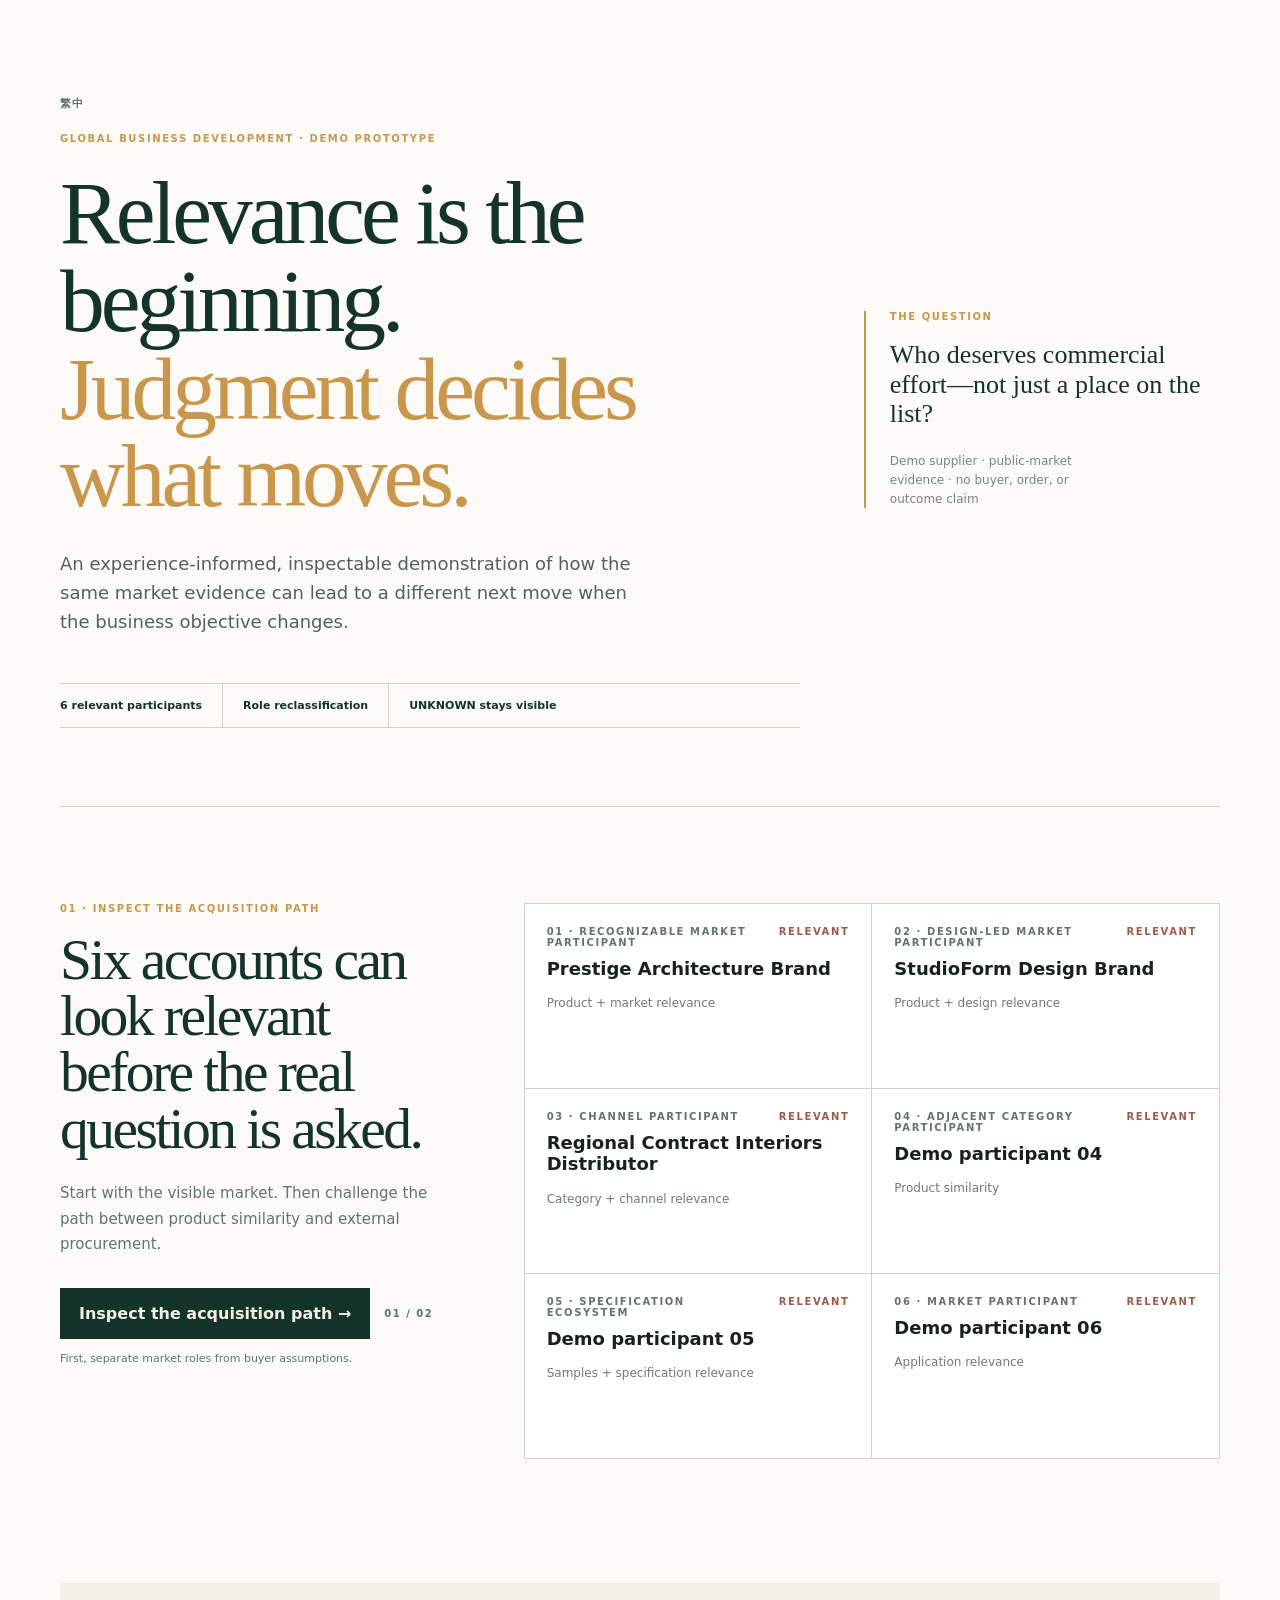
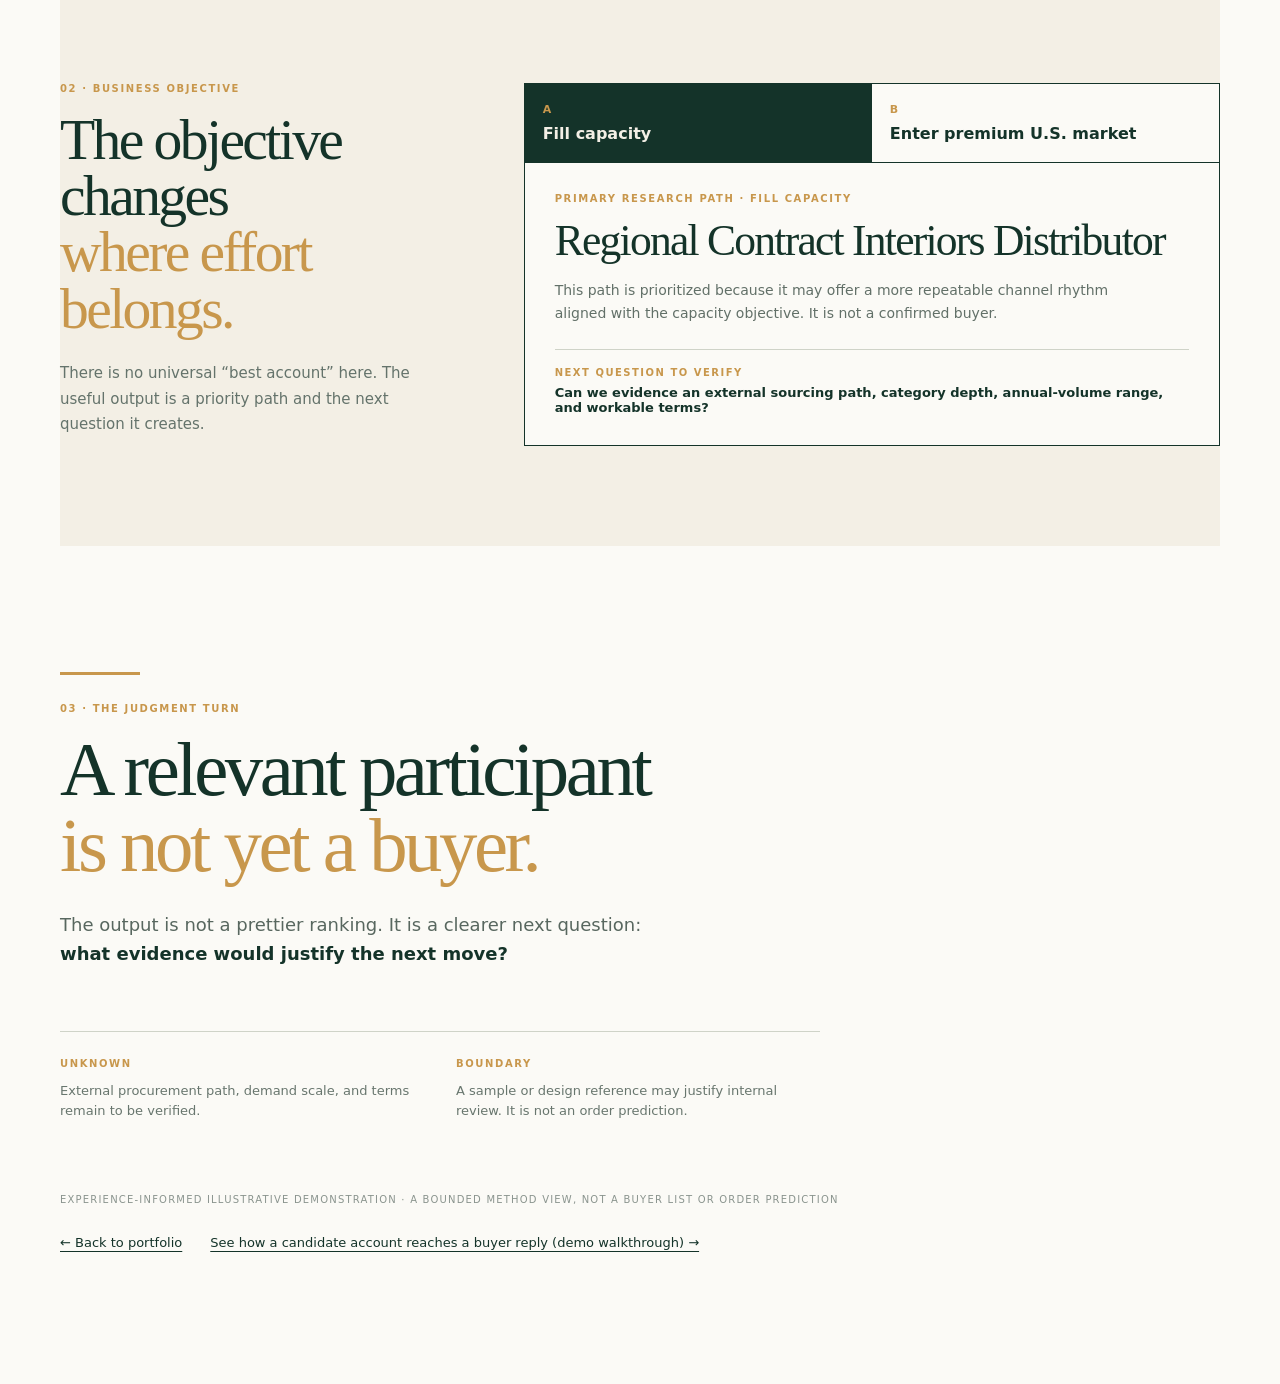
<file: index.html>
<!doctype html>
<html lang="en">
  <head>
    <meta charset="UTF-8" />
    <meta name="viewport" content="width=device-width, initial-scale=1" />
    <meta name="description" content="A bounded, illustrative demonstration of commercial judgment in overseas business development." />
    <title>GBD Judgment Reveal · Paul's Tradecraft</title>
    <link rel="icon" href="./favicon.ico" sizes="64x64" />
    <link rel="stylesheet" href="./styles.css" />
  </head>
  <body>
    <main>
      <section class="hero shell">
        <div class="hero-copy">
          <a class="language-link" href="./index-zh.html" lang="zh-Hant">繁中</a>
          <p class="eyebrow">GLOBAL BUSINESS DEVELOPMENT · DEMO PROTOTYPE</p>
          <h1>Relevance is the beginning.<br /><em>Judgment decides what moves.</em></h1>
          <p class="lede">An experience-informed, inspectable demonstration of how the same market evidence can lead to a different next move when the business objective changes.</p>
          <div class="proof-strip" aria-label="Prototype boundary">
            <span>6 relevant participants</span><span>Role reclassification</span><span>UNKNOWN stays visible</span>
          </div>
        </div>
        <div class="hero-note">
          <p class="note-label">THE QUESTION</p>
          <p>Who deserves commercial effort—not just a place on the list?</p>
          <p class="note-small">Demo supplier · public-market evidence · no buyer, order, or outcome claim</p>
        </div>
      </section>

      <section class="reveal-section shell" aria-labelledby="reveal-title">
        <div class="section-intro">
          <p class="eyebrow">01 · INSPECT THE ACQUISITION PATH</p>
          <h2 id="reveal-title">Six accounts can look relevant<br /><span>before the real question is asked.</span></h2>
          <p>Start with the visible market. Then challenge the path between product similarity and external procurement.</p>
          <div class="action-row">
            <button class="primary-action" id="revealButton" type="button">Inspect the acquisition path <span aria-hidden="true">→</span></button>
            <span class="stage-count" id="stageCount">01 / 02</span>
          </div>
          <p class="action-hint" id="actionHint">First, separate market roles from buyer assumptions.</p>
        </div>
        <div class="participant-grid" id="participantGrid" aria-live="polite"></div>
      </section>

      <section class="objective-section shell" aria-labelledby="objective-title">
        <div class="objective-heading">
          <p class="eyebrow">02 · BUSINESS OBJECTIVE</p>
          <h2 id="objective-title">The objective changes<br /><em>where effort belongs.</em></h2>
          <p>There is no universal “best account” here. The useful output is a priority path and the next question it creates.</p>
        </div>
        <div class="objective-panel">
          <div class="objective-tabs" role="group" aria-label="Business objective">
            <button class="objective-tab is-active" data-objective="capacity" type="button" aria-pressed="true"><span>A</span> Fill capacity</button>
            <button class="objective-tab" data-objective="premium" type="button" aria-pressed="false"><span>B</span> Enter premium U.S. market</button>
          </div>
          <div class="priority-result" id="priorityResult"></div>
        </div>
      </section>

      <section class="closing-section shell" aria-labelledby="closing-title">
        <div class="closing-rule"></div>
        <p class="eyebrow">03 · THE JUDGMENT TURN</p>
        <h2 id="closing-title">A relevant participant<br /><em>is not yet a buyer.</em></h2>
        <p class="closing-copy">The output is not a prettier ranking. It is a clearer next question: <strong>what evidence would justify the next move?</strong></p>
        <div class="boundary-grid">
          <div><span>UNKNOWN</span><p>External procurement path, demand scale, and terms remain to be verified.</p></div>
          <div><span>BOUNDARY</span><p>A sample or design reference may justify internal review. It is not an order prediction.</p></div>
        </div>
        <p class="disclosure">Experience-informed illustrative demonstration · A bounded method view, not a buyer list or order prediction</p>
        <nav class="journey-links" aria-label="Continue exploring">
          <a href="https://paulstradecraft.com/?lang=en#global-business-development">← Back to portfolio</a>
          <a href="https://paulstradecraft.com/prototype/ai-native-commercial-conversion/?lang=en">See how a candidate account reaches a buyer reply (demo walkthrough) →</a>
        </nav>
      </section>
    </main>
    <script src="./app.js" defer></script>
  </body>
</html>
</file>
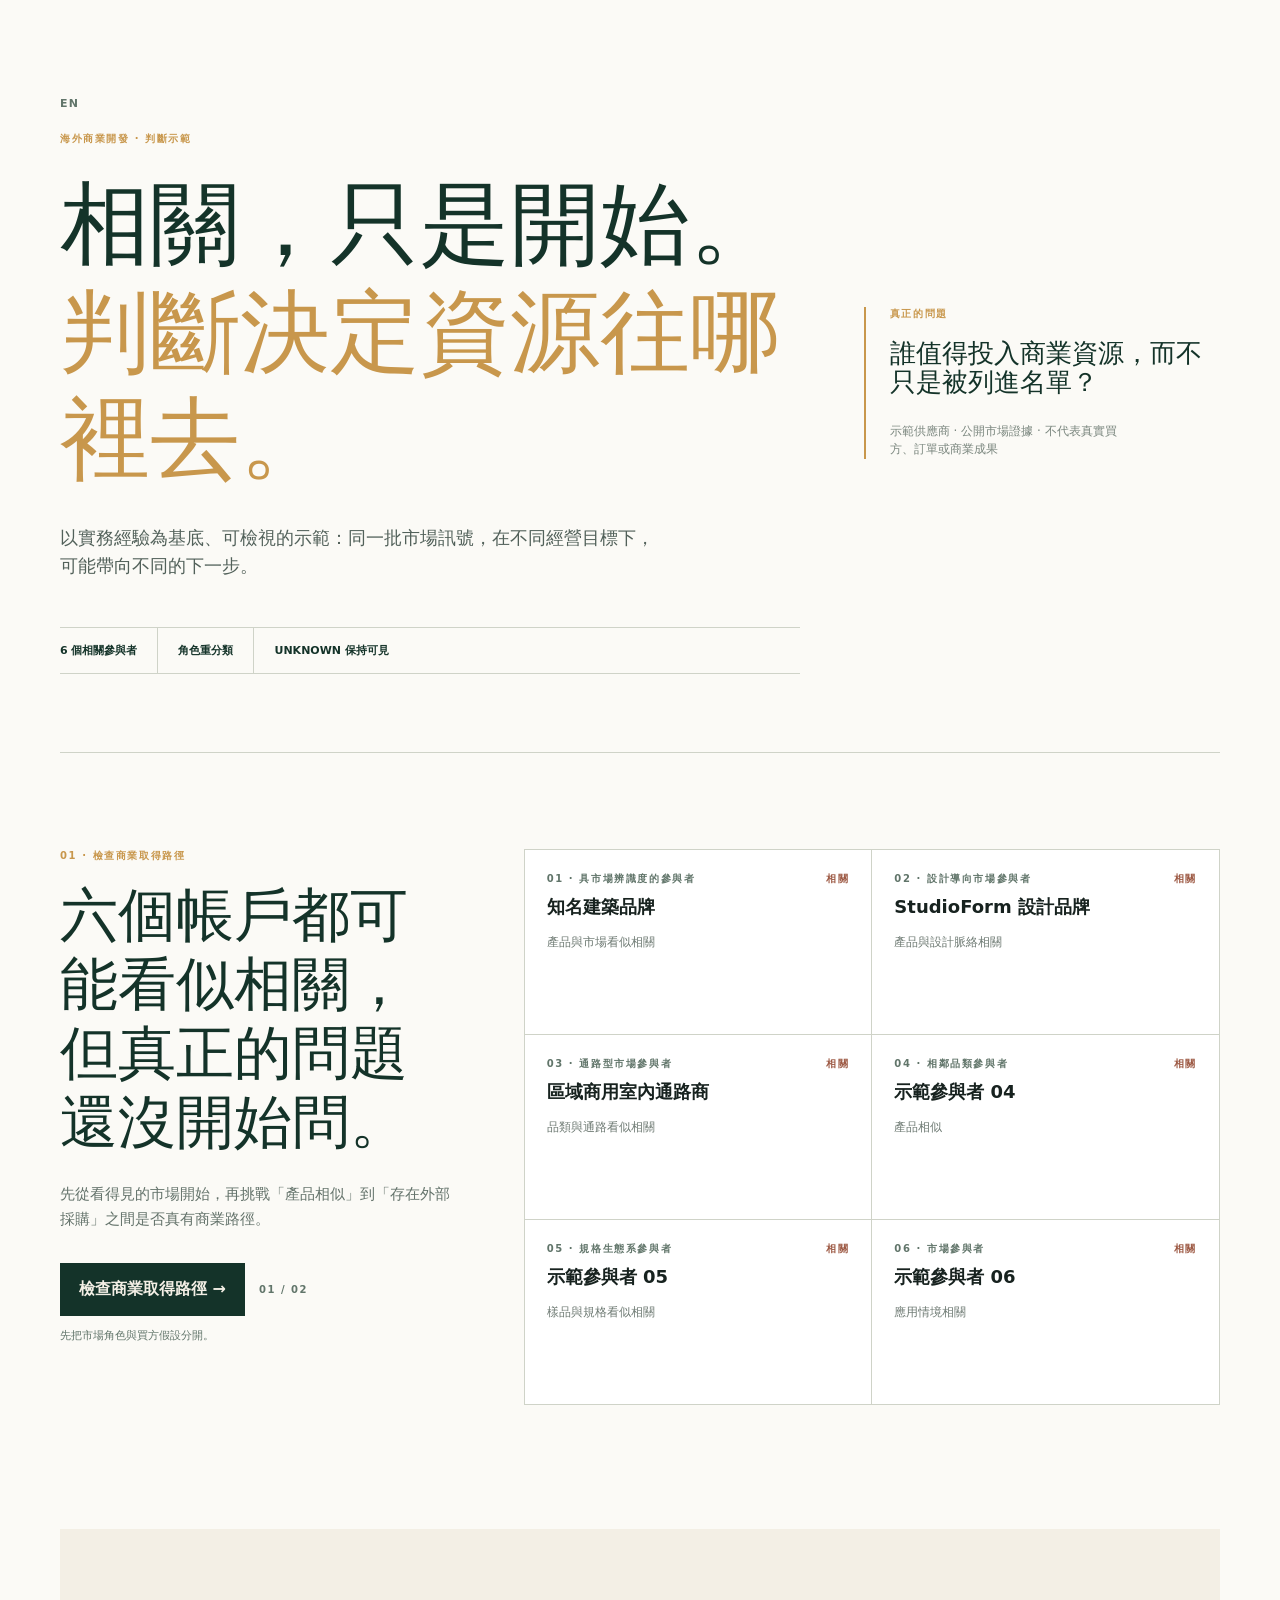
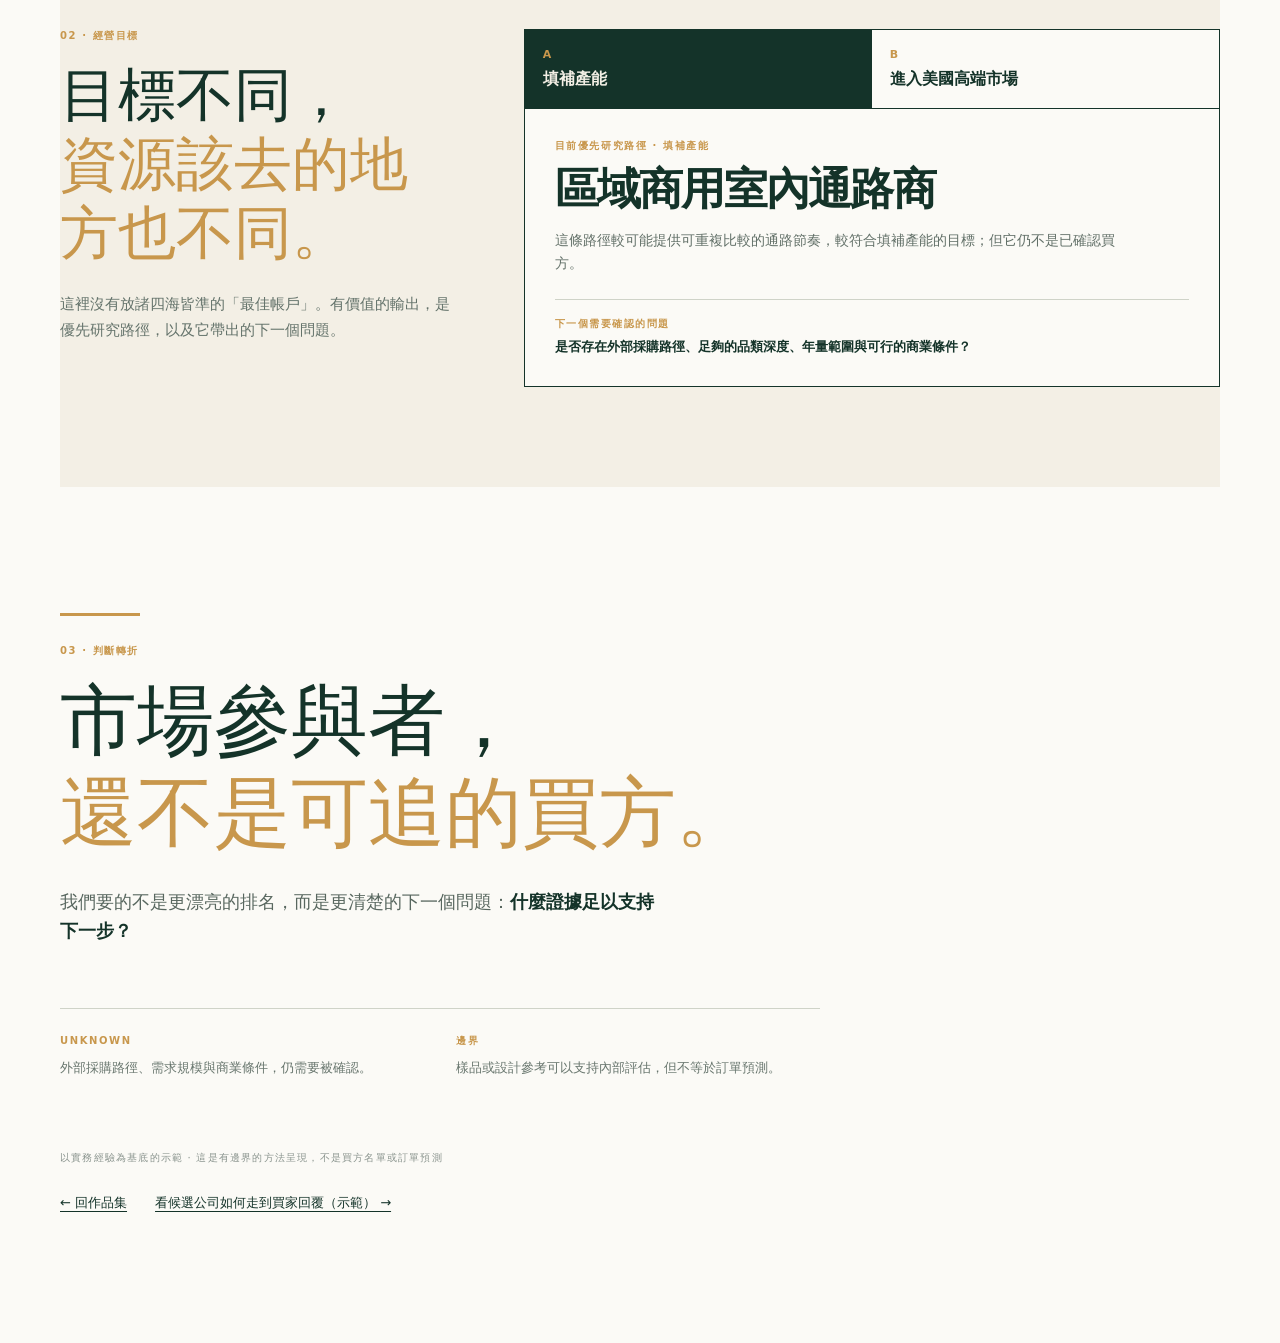
<file: index-zh.html>
<!doctype html>
<html lang="zh-Hant">
  <head>
    <meta charset="UTF-8" />
    <meta name="viewport" content="width=device-width, initial-scale=1" />
    <meta name="description" content="海外商業開發中，商業判斷如何把市場相關性收斂為下一步的示範。" />
    <title>海外商業開發判斷揭露 · Paul's Tradecraft</title>
    <link rel="icon" href="./favicon.ico" sizes="64x64" />
    <link rel="stylesheet" href="./styles.css" />
  </head>
  <body>
    <main>
      <section class="hero shell">
        <div class="hero-copy">
          <a class="language-link" href="./index.html" lang="en">EN</a>
          <p class="eyebrow">海外商業開發 · 判斷示範</p>
          <h1>相關，只是開始。<br /><em>判斷決定資源往哪裡去。</em></h1>
          <p class="lede">以實務經驗為基底、可檢視的示範：同一批市場訊號，在不同經營目標下，可能帶向不同的下一步。</p>
          <div class="proof-strip" aria-label="原型邊界">
            <span>6 個相關參與者</span><span>角色重分類</span><span>UNKNOWN 保持可見</span>
          </div>
        </div>
        <div class="hero-note">
          <p class="note-label">真正的問題</p>
          <p>誰值得投入商業資源，而不只是被列進名單？</p>
          <p class="note-small">示範供應商 · 公開市場證據 · 不代表真實買方、訂單或商業成果</p>
        </div>
      </section>

      <section class="reveal-section shell" aria-labelledby="reveal-title">
        <div class="section-intro">
          <p class="eyebrow">01 · 檢查商業取得路徑</p>
          <h2 id="reveal-title">六個帳戶都可能看似相關，<br /><span>但真正的問題還沒開始問。</span></h2>
          <p>先從看得見的市場開始，再挑戰「產品相似」到「存在外部採購」之間是否真有商業路徑。</p>
          <div class="action-row">
            <button class="primary-action" id="revealButton" type="button">檢查商業取得路徑 <span aria-hidden="true">→</span></button>
            <span class="stage-count" id="stageCount">01 / 02</span>
          </div>
          <p class="action-hint" id="actionHint">先把市場角色與買方假設分開。</p>
        </div>
        <div class="participant-grid" id="participantGrid" aria-live="polite"></div>
      </section>

      <section class="objective-section shell" aria-labelledby="objective-title">
        <div class="objective-heading">
          <p class="eyebrow">02 · 經營目標</p>
          <h2 id="objective-title">目標不同，<br /><em>資源該去的地方也不同。</em></h2>
          <p>這裡沒有放諸四海皆準的「最佳帳戶」。有價值的輸出，是優先研究路徑，以及它帶出的下一個問題。</p>
        </div>
        <div class="objective-panel">
          <div class="objective-tabs" role="group" aria-label="經營目標">
            <button class="objective-tab is-active" data-objective="capacity" type="button" aria-pressed="true"><span>A</span> 填補產能</button>
            <button class="objective-tab" data-objective="premium" type="button" aria-pressed="false"><span>B</span> 進入美國高端市場</button>
          </div>
          <div class="priority-result" id="priorityResult"></div>
        </div>
      </section>

      <section class="closing-section shell" aria-labelledby="closing-title">
        <div class="closing-rule"></div>
        <p class="eyebrow">03 · 判斷轉折</p>
        <h2 id="closing-title">市場參與者，<br /><em><span class="zh-phrase">還不是</span><wbr /><span class="zh-phrase">可追的</span><wbr /><span class="zh-phrase">買方。</span></em></h2>
        <p class="closing-copy">我們要的不是更漂亮的排名，而是更清楚的下一個問題：<strong>什麼證據足以支持下一步？</strong></p>
        <div class="boundary-grid">
          <div><span>UNKNOWN</span><p>外部採購路徑、需求規模與商業條件，仍需要被確認。</p></div>
          <div><span>邊界</span><p>樣品或設計參考可以支持內部評估，但不等於訂單預測。</p></div>
        </div>
        <p class="disclosure">以實務經驗為基底的示範 · 這是有邊界的方法呈現，不是買方名單或訂單預測</p>
        <nav class="journey-links" aria-label="繼續探索">
          <a href="https://paulstradecraft.com/?lang=zh#global-business-development">← 回作品集</a>
          <a href="https://paulstradecraft.com/prototype/ai-native-commercial-conversion/?lang=zh">看候選公司如何走到買家回覆（示範） →</a>
        </nav>
      </section>
    </main>
    <script src="./app.js" defer></script>
  </body>
</html>
</file>
<file: styles.css>
:root { --pine:#143329; --ink:#17221f; --bone:#f3efe5; --paper:#fbfaf6; --line:#cfd3c8; --gold:#c8974c; --rust:#9e5b46; --moss:#61756a; }
* { box-sizing:border-box; }
html { scroll-behavior:smooth; }
body { margin:0; background:var(--paper); color:var(--ink); font-family: Inter, ui-sans-serif, system-ui, -apple-system, "Segoe UI", sans-serif; }
button { font:inherit; }
.shell { width:min(1160px, calc(100% - 40px)); margin:0 auto; }
.hero { min-height:620px; display:grid; grid-template-columns:minmax(0,1.35fr) minmax(260px,.65fr); align-items:end; gap:64px; padding:92px 0 78px; }
.hero-copy { max-width:760px; }
.language-link { display:inline-block; margin-bottom:22px; color:var(--moss); font-size:11px; font-weight:800; letter-spacing:.12em; text-decoration:none; }
.language-link:hover, .language-link:focus-visible { color:var(--gold); }
.eyebrow, .note-label, .participant-role, .state, .boundary-grid span { margin:0; font-size:10px; font-weight:800; letter-spacing:.16em; text-transform:uppercase; }
.eyebrow { color:var(--gold); }
h1,h2 { margin:0; font-family: Georgia, "Times New Roman", serif; font-weight:400; letter-spacing:-.045em; line-height:.98; }
h1 { margin-top:25px; max-width:850px; font-size:clamp(3rem, 7vw, 6.7rem); color:var(--pine); }
h1 em,h2 em { color:var(--gold); font-style:normal; }
.lede { max-width:600px; margin:30px 0 0; font-size:18px; line-height:1.6; color:#52615a; }
.proof-strip { display:flex; flex-wrap:wrap; gap:0; margin-top:46px; border-top:1px solid var(--line); border-bottom:1px solid var(--line); }
.proof-strip span { padding:15px 20px 15px 0; margin-right:20px; border-right:1px solid var(--line); font-size:11px; font-weight:700; color:var(--pine); }
.proof-strip span:last-child { border:0; }
.hero-note { align-self:center; border-left:2px solid var(--gold); padding-left:24px; }
.note-label { color:var(--gold); }
.hero-note > p:nth-child(2) { margin:18px 0 24px; font:400 26px/1.13 Georgia, serif; color:var(--pine); }
.note-small { max-width:235px; margin:0; color:#7a867e; font-size:12px; line-height:1.55; }
.reveal-section { padding:96px 0 124px; border-top:1px solid var(--line); display:grid; grid-template-columns:.72fr 1.28fr; gap:72px; }
h2 { font-size:clamp(2.5rem, 4.5vw, 4.6rem); color:var(--pine); }
.section-intro h2, .objective-heading h2 { margin-top:18px; }
.section-intro > p:not(.eyebrow):not(.action-hint), .objective-heading > p:not(.eyebrow) { margin:24px 0 0; color:#64736b; font-size:15px; line-height:1.7; }
.action-row { display:flex; align-items:center; gap:14px; margin-top:30px; }
.primary-action { padding:15px 18px; border:1px solid var(--pine); background:var(--pine); color:var(--bone); cursor:pointer; text-align:left; font-weight:750; transition:background .2s, color .2s; }
.primary-action:hover, .primary-action:focus-visible { background:var(--gold); border-color:var(--gold); color:var(--pine); }
.stage-count { color:var(--moss); font-size:10px; font-weight:800; letter-spacing:.15em; }
.action-hint { margin-top:12px; color:var(--moss); font-size:11px; line-height:1.5; }
.participant-grid { display:grid; grid-template-columns:repeat(2, 1fr); gap:0; border-top:1px solid var(--line); border-left:1px solid var(--line); align-self:start; }
.participant { min-height:185px; padding:22px; border-right:1px solid var(--line); border-bottom:1px solid var(--line); background:#fff; transition:background .35s, color .35s, transform .35s; }
.participant.is-reclassified { background:var(--pine); color:var(--bone); }
.participant.is-hold { background:#f3eae2; color:var(--ink); }
.participant-top { display:flex; justify-content:space-between; gap:12px; align-items:start; }
.participant h3 { margin:10px 0 0; font-size:18px; line-height:1.2; }
.participant-role { color:var(--moss); }
.is-reclassified .participant-role { color:#e8be77; }
.participant p { margin:15px 0 0; font-size:12px; line-height:1.55; color:#6e7a73; }
.is-reclassified p { color:#d4ded8; }
.state { color:var(--rust); }
.participant .reveal-detail { opacity:0; max-height:0; overflow:hidden; transform:translateY(5px); transition:opacity .35s, max-height .35s, transform .35s; }
.participant.is-reclassified .reveal-detail, .participant.is-hold .reveal-detail { opacity:1; max-height:80px; transform:none; }
.objective-section { padding:100px 0; background:var(--bone); display:grid; grid-template-columns:.72fr 1.28fr; gap:72px; }
.objective-panel { border:1px solid var(--pine); background:var(--paper); }
.objective-tabs { display:grid; grid-template-columns:1fr 1fr; border-bottom:1px solid var(--pine); }
.objective-tab { min-height:78px; padding:14px 18px; border:0; border-right:1px solid var(--pine); background:transparent; color:var(--pine); cursor:pointer; text-align:left; font-weight:750; }
.objective-tab:last-child { border-right:0; }
.objective-tab span { display:block; margin-bottom:8px; color:var(--gold); font-size:11px; letter-spacing:.12em; }
.objective-tab.is-active { background:var(--pine); color:var(--bone); }
.priority-result { min-height:265px; padding:30px; }
.result-label { color:var(--gold); font-size:10px; font-weight:800; letter-spacing:.16em; text-transform:uppercase; }
.priority-result h3 { margin:15px 0 0; color:var(--pine); font:400 clamp(2rem,3.4vw,3.5rem)/.98 Georgia, serif; letter-spacing:-.04em; }
.priority-result p { max-width:560px; margin:18px 0 0; color:#627068; font-size:14px; line-height:1.65; }
.next-question { margin-top:24px; padding-top:17px; border-top:1px solid var(--line); color:var(--pine); font-size:13px; font-weight:700; }
.next-question span { display:block; margin-bottom:7px; color:var(--gold); font-size:10px; letter-spacing:.15em; text-transform:uppercase; }
.closing-section { padding:126px 0 130px; }
.closing-rule { width:80px; height:3px; margin-bottom:28px; background:var(--gold); }
.closing-section h2 { max-width:700px; margin-top:18px; font-size:clamp(3rem, 6vw, 6rem); }
.closing-copy { max-width:600px; margin:28px 0 0; color:#58675f; font-size:18px; line-height:1.6; }
.closing-copy strong { color:var(--pine); }
.boundary-grid { display:grid; grid-template-columns:1fr 1fr; gap:32px; max-width:760px; margin-top:62px; padding-top:20px; border-top:1px solid var(--line); }
.boundary-grid span { color:var(--gold); }
.boundary-grid p { margin:10px 0 0; color:#68766e; font-size:13px; line-height:1.6; }
.disclosure { margin:72px 0 0; color:#8a948e; font-size:10px; letter-spacing:.12em; text-transform:uppercase; }
.journey-links { display:flex; flex-wrap:wrap; gap:16px 28px; margin-top:28px; font-size:13px; line-height:1.6; }
.journey-links a { max-width:100%; color:var(--pine); text-underline-offset:4px; overflow-wrap:anywhere; }
.journey-links a:hover { text-decoration-thickness:2px; }
.journey-links a:focus-visible { outline:2px solid var(--pine); outline-offset:5px; }
/* Keep the approved Chinese copy intact; break between phrases, not inside 買方. */
:lang(zh-Hant) :is(h1,h2) { letter-spacing:0; line-height:1.2; text-wrap:balance; }
:lang(zh-Hant) #closing-title { word-break:keep-all; }
:lang(zh-Hant) .zh-phrase { white-space:nowrap; }
:lang(zh-Hant) :is(h3,h4,b,strong,button,.language-link,.eyebrow,.note-label,.participant-role,.state,.proof-strip span,.stage-count,.result-label,.next-question,.boundary-grid span) { font-weight:600; }
@media (max-width: 760px) { .shell { width:min(100% - 28px, 600px); } .hero { min-height:auto; display:block; padding:64px 0 72px; } h1 { font-size:clamp(3rem, 15vw, 5rem); } .lede { font-size:16px; } .proof-strip { display:block; margin-top:34px; } .proof-strip span { display:block; padding:12px 0; margin:0; border-right:0; border-bottom:1px solid var(--line); } .hero-note { margin-top:54px; } .reveal-section, .objective-section { display:block; padding:70px 0 76px; } .reveal-section .section-intro, .objective-heading { margin-bottom:42px; } .participant-grid { grid-template-columns:1fr; } .participant { min-height:156px; } .action-row { align-items:stretch; flex-direction:column; gap:10px; } .stage-count { line-height:1.5; } .objective-tabs { grid-template-columns:1fr; } .objective-tab { border-right:0; border-bottom:1px solid var(--pine); } .objective-tab:last-child { border-bottom:0; } .priority-result { min-height:290px; padding:24px; } .boundary-grid { grid-template-columns:1fr; gap:20px; margin-top:46px; } .closing-section { padding:80px 0 90px; } .disclosure { margin-top:54px; line-height:1.6; } }
@media (prefers-reduced-motion: reduce) { *, *::before, *::after { scroll-behavior:auto !important; transition-duration:.01ms !important; animation-duration:.01ms !important; } }
</file>
